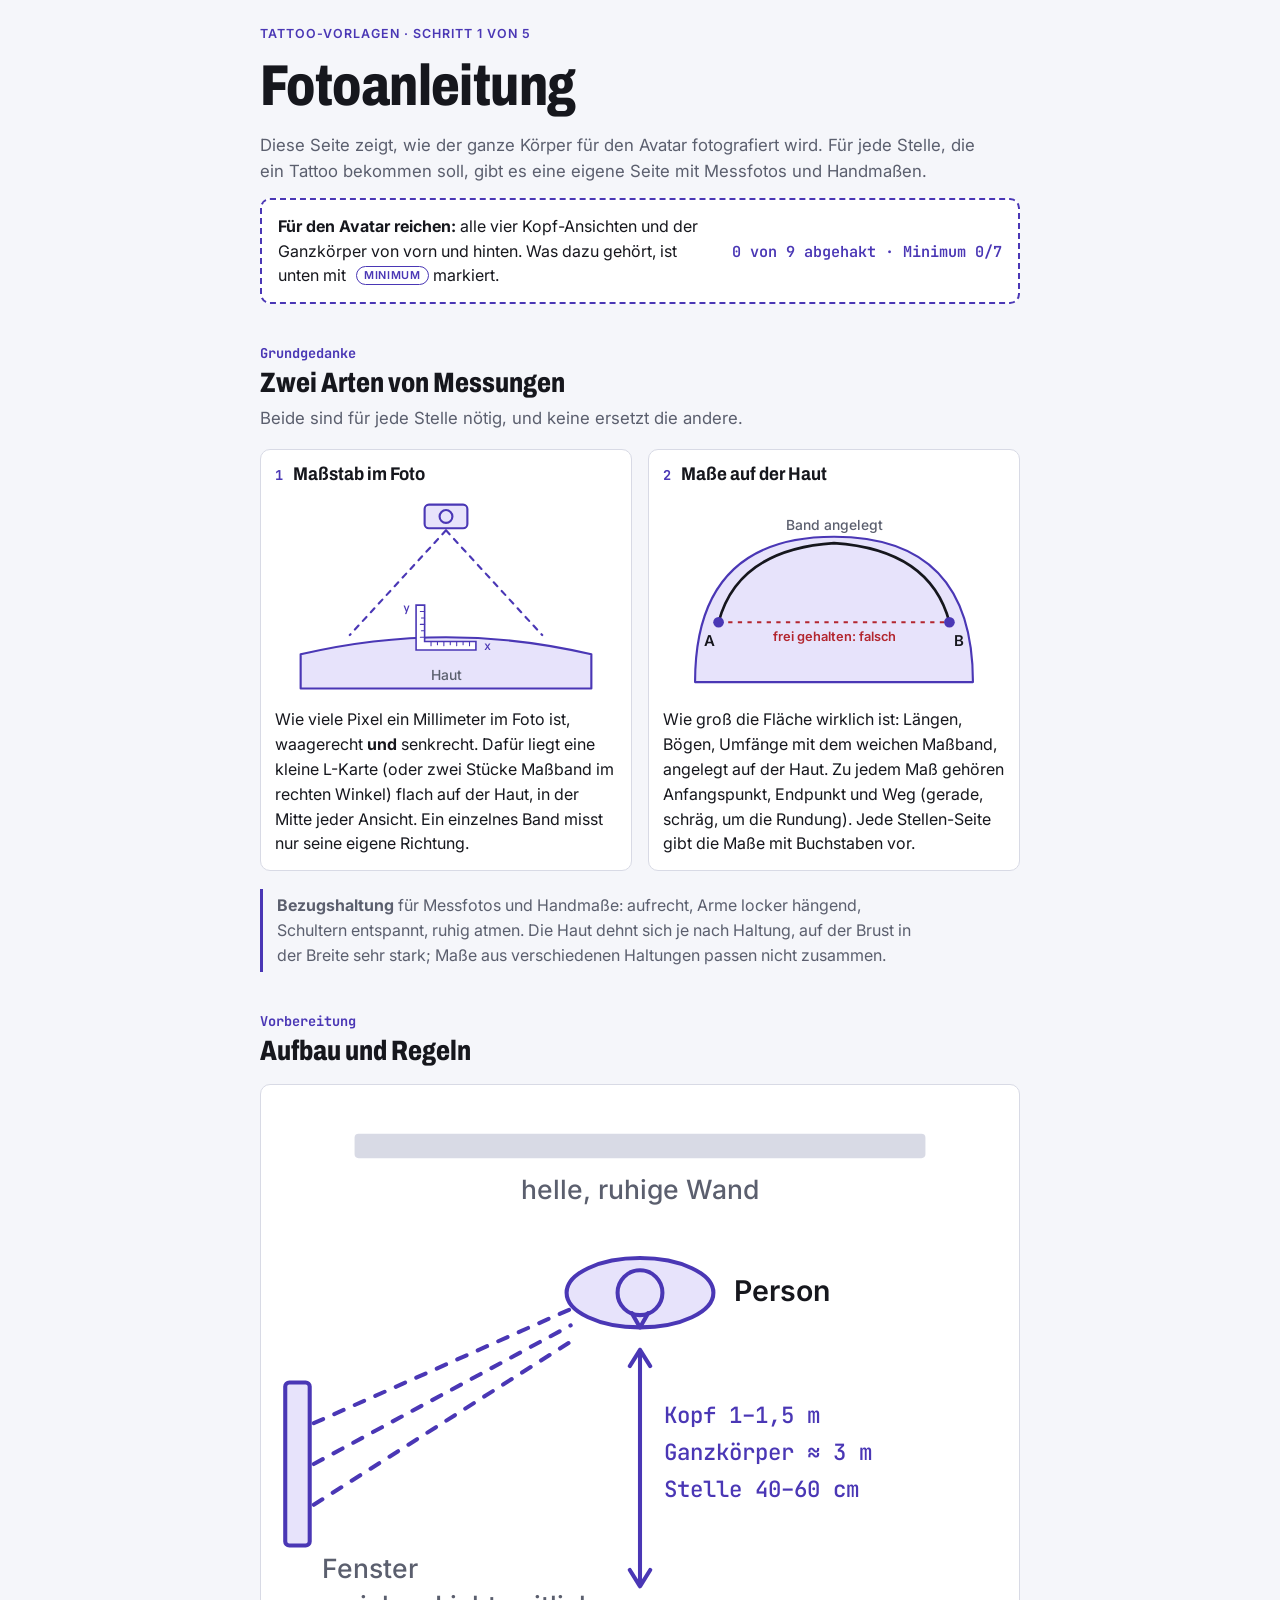
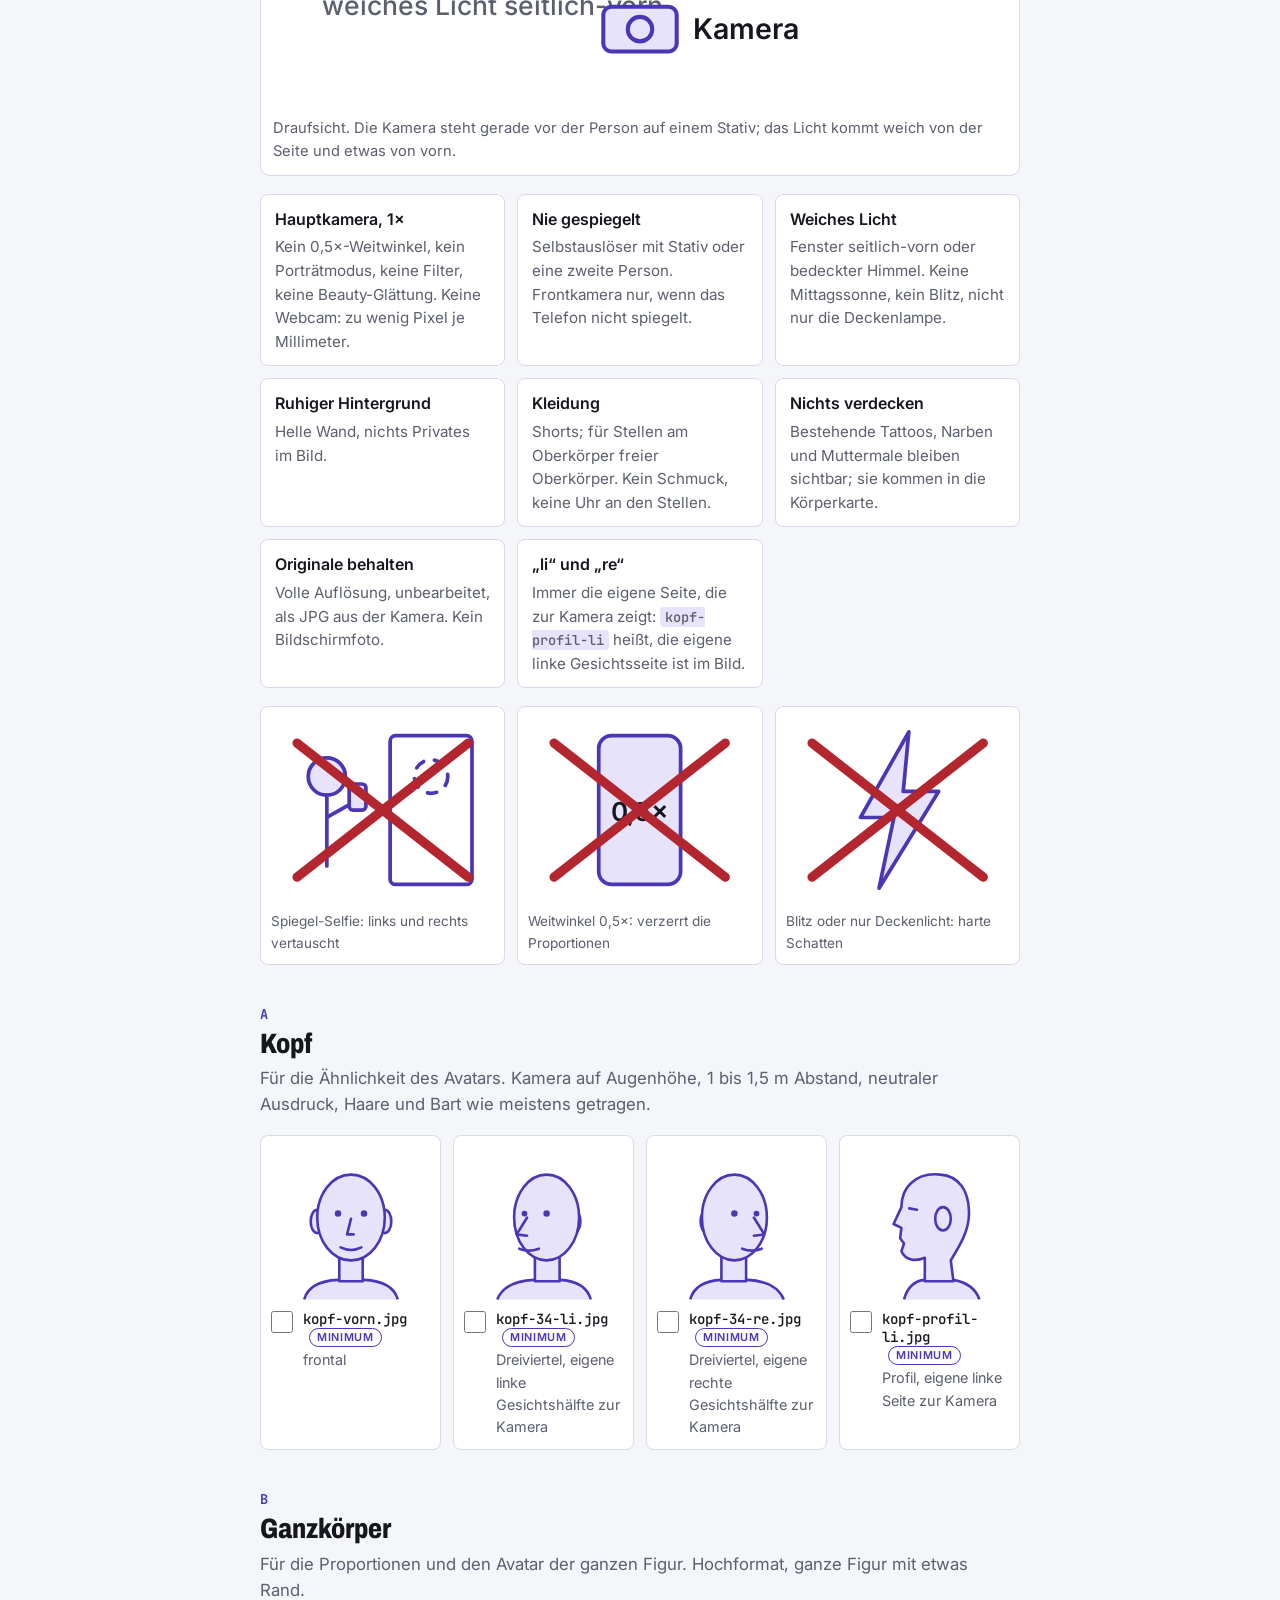
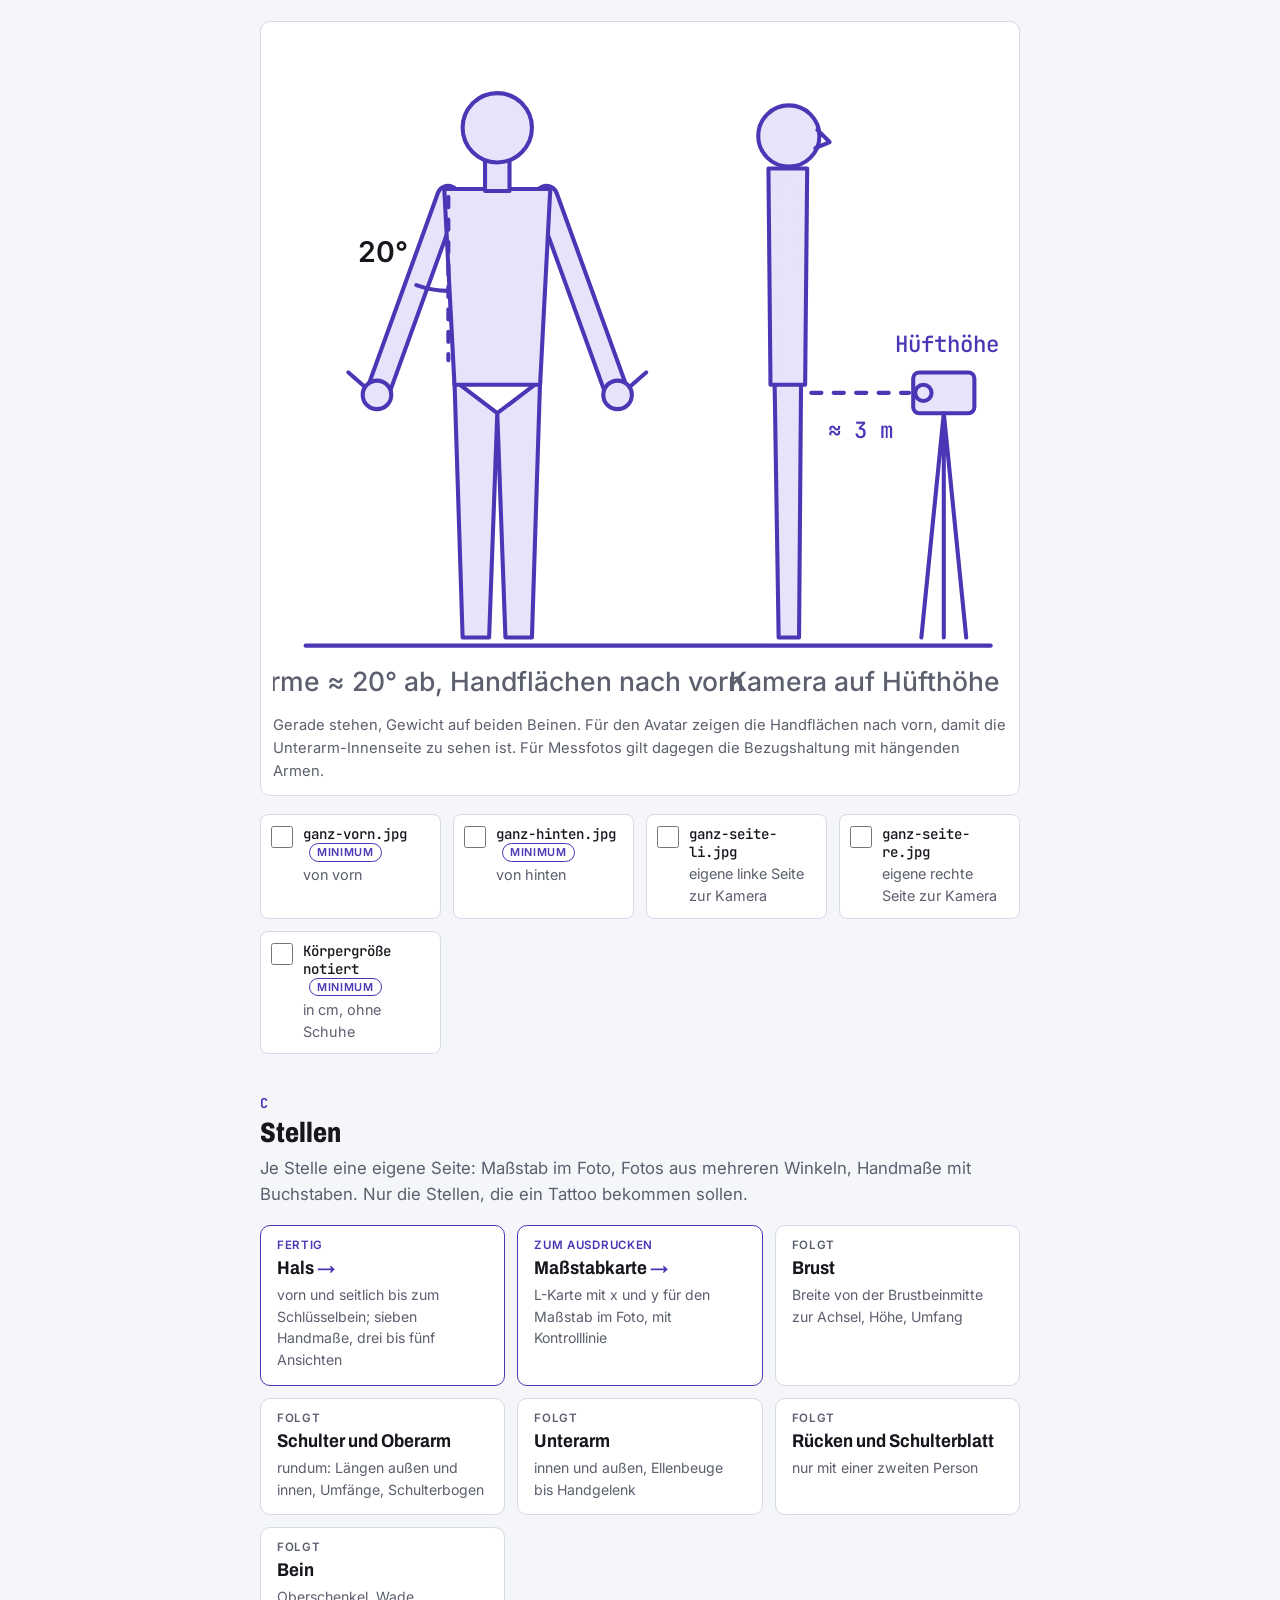
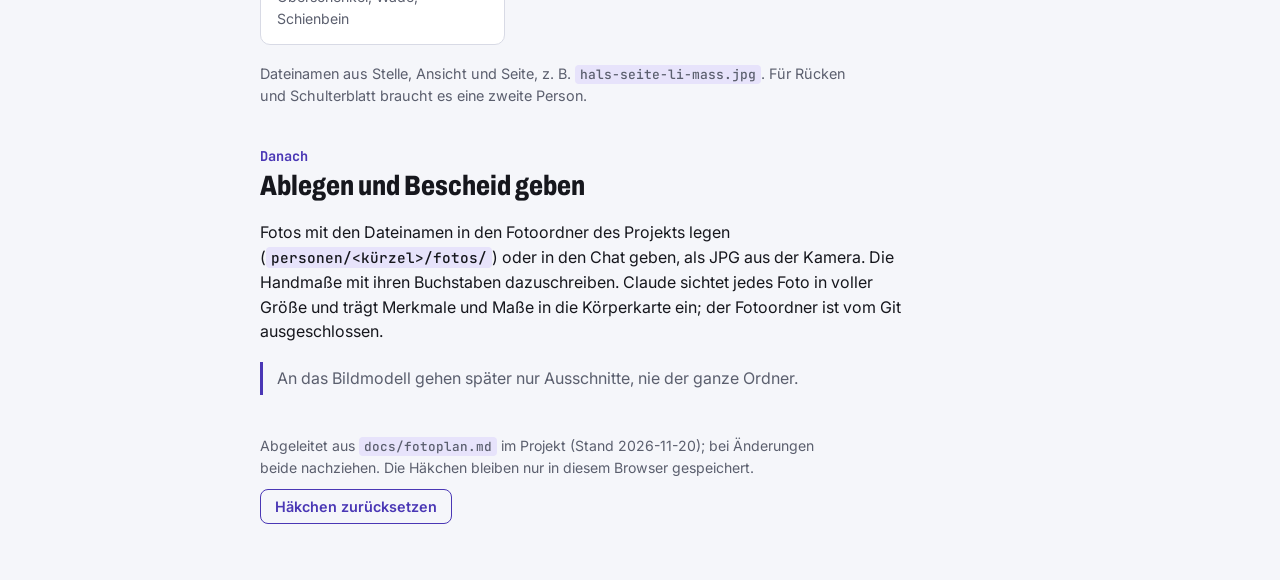
<file: index.html>
<!doctype html>
<html lang="de">
<head>
<meta charset="utf-8">
<meta name="viewport" content="width=device-width, initial-scale=1, viewport-fit=cover">
<title>Fotoanleitung Tattoo-Vorlagen</title>
<meta name="claude:viewport-fit-sides" content="cover">
<link rel="stylesheet" href="https://fonts.googleapis.com/css2?family=Archivo:wdth,wght@62..125,600..800&family=Inter:wght@400;500;600&family=JetBrains+Mono:wght@500&display=swap">
<link rel="stylesheet" href="stil.css">
</head>
<body>
<div class="wrap" data-seite="haupt">
<header>
  <div class="eyebrow">Tattoo-Vorlagen · Schritt 1 von 5</div>
  <h1>Fotoanleitung</h1>
  <p class="lead">Diese Seite zeigt, wie der ganze Körper für den Avatar fotografiert wird. Für jede Stelle, die ein Tattoo bekommen soll, gibt es eine eigene Seite mit Messfotos und Handmaßen.</p>
  <div class="minimum">
    <p><b>Für den Avatar reichen:</b> alle vier Kopf-Ansichten und der Ganzkörper von vorn und hinten. Was dazu gehört, ist unten mit <span class="badge">Minimum</span> markiert.</p>
    <span class="progress" id="progress">0 von 0 abgehakt</span>
  </div>
</header>

<section aria-labelledby="grund">
  <div class="sec-head"><span class="tag">Grundgedanke</span><h2 id="grund">Zwei Arten von Messungen</h2>
    <p class="lead">Beide sind für jede Stelle nötig, und keine ersetzt die andere.</p></div>
  <div class="grund">
    <figure>
      <h3><span class="nr">1</span>Maßstab im Foto</h3>
      <svg class="sk" viewBox="0 0 320 190" role="img" aria-label="Kamera über einer Hautfläche, darauf eine L-förmige Maßstabkarte mit x- und y-Achse">
        <rect class="f" x="140" y="10" width="40" height="22" rx="4"/>
        <circle class="l" cx="160" cy="21" r="6"/>
        <path class="l d" d="M160 34 L70 132 M160 34 L250 132"/>
        <path class="f" d="M24 150 Q160 118 296 150 L296 182 L24 182 Z"/>
        <path class="paper" d="M132 104 L140 104 L140 138 L188 138 L188 146 L132 146 Z"/>
        <path class="l" style="stroke-width:1" d="M140 110 L136 110 M140 116 L137 116 M140 122 L136 122 M140 128 L137 128 M140 134 L136 134 M146 138 L146 142 M152 138 L152 141 M158 138 L158 142 M164 138 L164 141 M170 138 L170 142 M176 138 L176 141 M182 138 L182 142"/>
        <text class="tm" x="196" y="146">x</text>
        <text class="tm" x="120" y="110">y</text>
        <text class="t" x="160" y="174" text-anchor="middle">Haut</text>
      </svg>
      <p>Wie viele Pixel ein Millimeter im Foto ist, waagerecht <b>und</b> senkrecht. Dafür liegt eine kleine L-Karte (oder zwei Stücke Maßband im rechten Winkel) flach auf der Haut, in der Mitte jeder Ansicht. Ein einzelnes Band misst nur seine eigene Richtung.</p>
    </figure>
    <figure>
      <h3><span class="nr">2</span>Maße auf der Haut</h3>
      <svg class="sk" viewBox="0 0 320 190" role="img" aria-label="Gewölbte Hautfläche; das Maßband folgt der Wölbung von A nach B, eine gestrichelte Luftlinie ist zu kurz">
        <path class="f" d="M30 176 Q30 40 160 40 Q290 40 290 176 Z"/>
        <path class="m" d="M52 120 Q70 52 160 46 Q250 52 268 120"/>
        <path class="warnl" d="M52 120 L268 120"/>
        <circle class="solid" cx="52" cy="120" r="5"/>
        <circle class="solid" cx="268" cy="120" r="5"/>
        <text class="tl" x="38" y="142">A</text>
        <text class="tl" x="272" y="142">B</text>
        <text class="t" x="160" y="34" text-anchor="middle">Band angelegt</text>
        <text class="tw" x="160" y="138" text-anchor="middle">frei gehalten: falsch</text>
      </svg>
      <p>Wie groß die Fläche wirklich ist: Längen, Bögen, Umfänge mit dem weichen Maßband, angelegt auf der Haut. Zu jedem Maß gehören Anfangspunkt, Endpunkt und Weg (gerade, schräg, um die Rundung). Jede Stellen-Seite gibt die Maße mit Buchstaben vor.</p>
    </figure>
  </div>
  <p class="note"><b>Bezugshaltung</b> für Messfotos und Handmaße: aufrecht, Arme locker hängend, Schultern entspannt, ruhig atmen. Die Haut dehnt sich je nach Haltung, auf der Brust in der Breite sehr stark; Maße aus verschiedenen Haltungen passen nicht zusammen.</p>
</section>

<section aria-labelledby="aufbau">
  <div class="sec-head"><span class="tag">Vorbereitung</span><h2 id="aufbau">Aufbau und Regeln</h2></div>
  <figure class="sheet">
    <svg class="sk" viewBox="0 0 360 300" role="img" aria-label="Draufsicht: Person vor heller Wand, Fenster seitlich vorn, Kamera gerade davor">
      <rect class="wall" x="40" y="18" width="280" height="12" rx="2"/>
      <text class="t" x="180" y="50" text-anchor="middle">helle, ruhige Wand</text>
      <ellipse class="f" cx="180" cy="96" rx="36" ry="17"/>
      <circle class="f" cx="180" cy="96" r="11"/>
      <path class="l" d="M176 106 L180 113 L184 106"/>
      <text class="tl" x="226" y="100">Person</text>
      <rect class="f" x="6" y="140" width="12" height="80" rx="2"/>
      <text class="t" x="24" y="236">Fenster</text>
      <path class="l d" d="M20 160 L146 104 M20 180 L146 112 M20 200 L146 120"/>
      <text class="t" x="24" y="254">weiches Licht seitlich-vorn</text>
      <path class="l" d="M180 124 L180 240 M175 132 L180 124 L185 132 M175 232 L180 240 L185 232"/>
      <text class="tm" x="192" y="160">Kopf 1–1,5 m</text>
      <text class="tm" x="192" y="178">Ganzkörper ≈ 3 m</text>
      <text class="tm" x="192" y="196">Stelle 40–60 cm</text>
      <rect class="f" x="162" y="250" width="36" height="22" rx="4"/>
      <circle class="l" cx="180" cy="261" r="6"/>
      <text class="tl" x="206" y="266">Kamera</text>
    </svg>
    <figcaption>Draufsicht. Die Kamera steht gerade vor der Person auf einem Stativ; das Licht kommt weich von der Seite und etwas von vorn.</figcaption>
  </figure>

  <div class="rules">
    <div class="rule"><b>Hauptkamera, 1×</b><span>Kein 0,5×-Weitwinkel, kein Porträtmodus, keine Filter, keine Beauty-Glättung. Keine Webcam: zu wenig Pixel je Millimeter.</span></div>
    <div class="rule"><b>Nie gespiegelt</b><span>Selbstauslöser mit Stativ oder eine zweite Person. Frontkamera nur, wenn das Telefon nicht spiegelt.</span></div>
    <div class="rule"><b>Weiches Licht</b><span>Fenster seitlich-vorn oder bedeckter Himmel. Keine Mittagssonne, kein Blitz, nicht nur die Deckenlampe.</span></div>
    <div class="rule"><b>Ruhiger Hintergrund</b><span>Helle Wand, nichts Privates im Bild.</span></div>
    <div class="rule"><b>Kleidung</b><span>Shorts; für Stellen am Oberkörper freier Oberkörper. Kein Schmuck, keine Uhr an den Stellen.</span></div>
    <div class="rule"><b>Nichts verdecken</b><span>Bestehende Tattoos, Narben und Muttermale bleiben sichtbar; sie kommen in die Körperkarte.</span></div>
    <div class="rule"><b>Originale behalten</b><span>Volle Auflösung, unbearbeitet, als JPG aus der Kamera. Kein Bildschirmfoto.</span></div>
    <div class="rule"><b>„li“ und „re“</b><span>Immer die eigene Seite, die zur Kamera zeigt: <code>kopf-profil-li</code> heißt, die eigene linke Gesichtsseite ist im Bild.</span></div>
  </div>

  <div class="nots">
    <figure>
      <svg class="sk" viewBox="0 0 120 100" role="img" aria-label="Spiegel-Selfie, durchgestrichen">
        <rect class="l" x="64" y="10" width="44" height="80" rx="3"/>
        <circle class="f" cx="30" cy="32" r="10"/>
        <path class="l" d="M30 42 L30 80 M30 54 L44 46"/>
        <rect class="f" x="42" y="36" width="9" height="14" rx="2"/>
        <circle class="l d" cx="86" cy="32" r="9"/>
        <path class="x" d="M14 14 L106 86 M106 14 L14 86"/>
      </svg>
      <figcaption>Spiegel-Selfie: links und rechts vertauscht</figcaption>
    </figure>
    <figure>
      <svg class="sk" viewBox="0 0 120 100" role="img" aria-label="Weitwinkel 0,5×, durchgestrichen">
        <rect class="f" x="38" y="10" width="44" height="80" rx="7"/>
        <text class="tl" x="60" y="56" text-anchor="middle">0,5×</text>
        <path class="x" d="M14 14 L106 86 M106 14 L14 86"/>
      </svg>
      <figcaption>Weitwinkel 0,5×: verzerrt die Proportionen</figcaption>
    </figure>
    <figure>
      <svg class="sk" viewBox="0 0 120 100" role="img" aria-label="Blitz, durchgestrichen">
        <path class="f" d="M66 8 L40 54 L58 54 L50 92 L82 40 L63 40 Z"/>
        <path class="x" d="M14 14 L106 86 M106 14 L14 86"/>
      </svg>
      <figcaption>Blitz oder nur Deckenlicht: harte Schatten</figcaption>
    </figure>
  </div>
</section>

<section aria-labelledby="kopf">
  <div class="sec-head"><span class="tag">A</span><h2 id="kopf">Kopf</h2>
    <p class="lead">Für die Ähnlichkeit des Avatars. Kamera auf Augenhöhe, 1 bis 1,5 m Abstand, neutraler Ausdruck, Haare und Bart wie meistens getragen.</p></div>
  <div class="views">
    <div class="view">
      <svg class="sk" viewBox="0 0 100 120" role="img" aria-label="Kopf von vorn">
        <path class="f" d="M14 118 Q18 104 40 103 L60 103 Q82 104 86 118"/>
        <path class="f" d="M41 84 L41 104 L59 104 L59 84"/>
        <ellipse class="f" cx="24" cy="58" rx="5" ry="9"/>
        <ellipse class="f" cx="76" cy="58" rx="5" ry="9"/>
        <ellipse class="f" cx="50" cy="55" rx="26" ry="33"/>
        <circle class="solid" cx="40" cy="52" r="2.5"/>
        <circle class="solid" cx="60" cy="52" r="2.5"/>
        <path class="l" d="M50 56 L47 68 L52 68 M42 78 Q50 82 58 78"/>
      </svg>
      <label class="check"><input type="checkbox" id="c-kopf-vorn" data-min="1"><span class="txt"><span class="file">kopf-vorn.jpg <span class="badge">Minimum</span></span><span class="desc">frontal</span></span></label>
    </div>
    <div class="view">
      <svg class="sk" viewBox="0 0 100 120" role="img" aria-label="Kopf Dreiviertel, linke Gesichtshälfte zur Kamera">
        <path class="f" d="M14 118 Q20 104 42 103 L62 103 Q82 104 86 118"/>
        <path class="f" d="M43 84 L43 104 L62 104 L62 84"/>
        <ellipse class="f" cx="73" cy="58" rx="5" ry="9"/>
        <ellipse class="f" cx="52" cy="55" rx="25" ry="33"/>
        <circle class="solid" cx="35" cy="52" r="2.2"/>
        <circle class="solid" cx="52" cy="52" r="2.5"/>
        <path class="l" d="M37 55 L29 68 L37 69 M31 79 Q38 82 46 79"/>
      </svg>
      <label class="check"><input type="checkbox" id="c-kopf-34-li" data-min="1"><span class="txt"><span class="file">kopf-34-li.jpg <span class="badge">Minimum</span></span><span class="desc">Dreiviertel, eigene linke Gesichtshälfte zur Kamera</span></span></label>
    </div>
    <div class="view">
      <svg class="sk" viewBox="0 0 100 120" role="img" aria-label="Kopf Dreiviertel, rechte Gesichtshälfte zur Kamera">
        <g transform="translate(100 0) scale(-1 1)">
          <path class="f" d="M14 118 Q20 104 42 103 L62 103 Q82 104 86 118"/>
          <path class="f" d="M43 84 L43 104 L62 104 L62 84"/>
          <ellipse class="f" cx="73" cy="58" rx="5" ry="9"/>
          <ellipse class="f" cx="52" cy="55" rx="25" ry="33"/>
          <circle class="solid" cx="35" cy="52" r="2.2"/>
          <circle class="solid" cx="52" cy="52" r="2.5"/>
          <path class="l" d="M37 55 L29 68 L37 69 M31 79 Q38 82 46 79"/>
        </g>
      </svg>
      <label class="check"><input type="checkbox" id="c-kopf-34-re" data-min="1"><span class="txt"><span class="file">kopf-34-re.jpg <span class="badge">Minimum</span></span><span class="desc">Dreiviertel, eigene rechte Gesichtshälfte zur Kamera</span></span></label>
    </div>
    <div class="view">
      <svg class="sk" viewBox="0 0 100 120" role="img" aria-label="Kopf im Profil, linke Seite zur Kamera">
        <path class="f" d="M30 118 Q34 104 46 103 L68 103 Q84 106 88 118"/>
        <path class="f" d="M58 22 C38 20 28 33 28 47 L22 60 L28 63 L27 71 L30 75 L28 81 C31 88 39 89 46 86 L46 104 L68 104 L66 88 C72 78 80 66 80 52 C80 34 72 23 58 22 Z"/>
        <ellipse class="l" cx="60" cy="56" rx="6" ry="9"/>
        <path class="l" d="M34 48 L40 49"/>
      </svg>
      <label class="check"><input type="checkbox" id="c-kopf-profil-li" data-min="1"><span class="txt"><span class="file">kopf-profil-li.jpg <span class="badge">Minimum</span></span><span class="desc">Profil, eigene linke Seite zur Kamera</span></span></label>
    </div>
  </div>
</section>

<section aria-labelledby="ganz">
  <div class="sec-head"><span class="tag">B</span><h2 id="ganz">Ganzkörper</h2>
    <p class="lead">Für die Proportionen und den Avatar der ganzen Figur. Hochformat, ganze Figur mit etwas Rand.</p></div>
  <figure class="sheet">
    <svg class="sk" viewBox="0 0 360 330" role="img" aria-label="Haltung von vorn mit 20 Grad abgespreizten Armen, daneben Seitenansicht mit Kamera auf Hüfthöhe">
      <path class="limb-o" d="M86 80 L52 174 M134 80 L168 174"/>
      <path class="limb-i" d="M86 80 L52 174 M134 80 L168 174"/>
      <path class="f" d="M89 170 L93 296 L106 296 L110 186 Z M131 170 L127 296 L114 296 L110 186 Z"/>
      <path class="f" d="M84 76 L136 76 L131 172 L89 172 Z"/>
      <path class="f" d="M104 62 L104 77 L116 77 L116 62"/>
      <circle class="f" cx="110" cy="46" r="17"/>
      <circle class="f" cx="51" cy="177" r="7"/>
      <circle class="f" cx="169" cy="177" r="7"/>
      <path class="l" d="M45 173 L37 166 M175 173 L183 166"/>
      <path class="l d" d="M86 80 L86 160"/>
      <path class="l" d="M86 126 A46 46 0 0 1 70.3 123.2"/>
      <text class="tl" x="66" y="112" text-anchor="end">20°</text>
      <path class="limb-o" d="M253 74 L255 166"/>
      <path class="f" d="M246 170 L248 296 L258 296 L259 170 Z"/>
      <path class="f" d="M243 66 L262 66 L261 172 L244 172 Z"/>
      <path class="limb-i" d="M253 74 L255 166"/>
      <circle class="f" cx="253" cy="50" r="15"/>
      <path class="l" d="M267 47 L273 53 L266 56"/>
      <path class="l d" d="M264 176 L312 176"/>
      <rect class="f" x="314" y="166" width="30" height="20" rx="3"/>
      <circle class="l" cx="319" cy="176" r="4"/>
      <path class="l" d="M329 186 L318 296 M329 186 L340 296 M329 186 L329 296"/>
      <text class="tm" x="356" y="156" text-anchor="end">Hüfthöhe</text>
      <text class="tm" x="288" y="198" text-anchor="middle">≈ 3 m</text>
      <path class="l" d="M16 300 L352 300"/>
      <text class="t" x="110" y="322" text-anchor="middle">Arme ≈ 20° ab, Handflächen nach vorn</text>
      <text class="t" x="290" y="322" text-anchor="middle">Kamera auf Hüfthöhe</text>
    </svg>
    <figcaption>Gerade stehen, Gewicht auf beiden Beinen. Für den Avatar zeigen die Handflächen nach vorn, damit die Unterarm-Innenseite zu sehen ist. Für Messfotos gilt dagegen die Bezugshaltung mit hängenden Armen.</figcaption>
  </figure>
  <div class="views">
    <label class="check view"><input type="checkbox" id="c-ganz-vorn" data-min="1"><span class="txt"><span class="file">ganz-vorn.jpg <span class="badge">Minimum</span></span><span class="desc">von vorn</span></span></label>
    <label class="check view"><input type="checkbox" id="c-ganz-hinten" data-min="1"><span class="txt"><span class="file">ganz-hinten.jpg <span class="badge">Minimum</span></span><span class="desc">von hinten</span></span></label>
    <label class="check view"><input type="checkbox" id="c-ganz-seite-li"><span class="txt"><span class="file">ganz-seite-li.jpg</span><span class="desc">eigene linke Seite zur Kamera</span></span></label>
    <label class="check view"><input type="checkbox" id="c-ganz-seite-re"><span class="txt"><span class="file">ganz-seite-re.jpg</span><span class="desc">eigene rechte Seite zur Kamera</span></span></label>
    <label class="check view"><input type="checkbox" id="c-groesse" data-min="1"><span class="txt"><span class="file">Körpergröße notiert <span class="badge">Minimum</span></span><span class="desc">in cm, ohne Schuhe</span></span></label>
  </div>
</section>

<section aria-labelledby="stellen">
  <div class="sec-head"><span class="tag">C</span><h2 id="stellen">Stellen</h2>
    <p class="lead">Je Stelle eine eigene Seite: Maßstab im Foto, Fotos aus mehreren Winkeln, Handmaße mit Buchstaben. Nur die Stellen, die ein Tattoo bekommen sollen.</p></div>
  <div class="parts">
    <a class="part" href="hals.html"><span class="status">fertig</span><h3>Hals</h3><span class="desc">vorn und seitlich bis zum Schlüsselbein; sieben Handmaße, drei bis fünf Ansichten</span></a>
    <a class="part" href="massstab.html"><span class="status">zum Ausdrucken</span><h3>Maßstabkarte</h3><span class="desc">L-Karte mit x und y für den Maßstab im Foto, mit Kontrolllinie</span></a>
    <div class="part"><span class="status">folgt</span><h3>Brust</h3><span class="desc">Breite von der Brustbeinmitte zur Achsel, Höhe, Umfang</span></div>
    <div class="part"><span class="status">folgt</span><h3>Schulter und Oberarm</h3><span class="desc">rundum: Längen außen und innen, Umfänge, Schulterbogen</span></div>
    <div class="part"><span class="status">folgt</span><h3>Unterarm</h3><span class="desc">innen und außen, Ellenbeuge bis Handgelenk</span></div>
    <div class="part"><span class="status">folgt</span><h3>Rücken und Schulterblatt</h3><span class="desc">nur mit einer zweiten Person</span></div>
    <div class="part"><span class="status">folgt</span><h3>Bein</h3><span class="desc">Oberschenkel, Wade, Schienbein</span></div>
  </div>
  <p class="desc">Dateinamen aus Stelle, Ansicht und Seite, z. B. <code>hals-seite-li-mass.jpg</code>. Für Rücken und Schulterblatt braucht es eine zweite Person.</p>
</section>

<section aria-labelledby="ablage">
  <div class="sec-head"><span class="tag">Danach</span><h2 id="ablage">Ablegen und Bescheid geben</h2></div>
  <p>Fotos mit den Dateinamen in den Fotoordner des Projekts legen (<code>personen/&lt;kürzel&gt;/fotos/</code>) oder in den Chat geben, als JPG aus der Kamera. Die Handmaße mit ihren Buchstaben dazuschreiben. Claude sichtet jedes Foto in voller Größe und trägt Merkmale und Maße in die Körperkarte ein; der Fotoordner ist vom Git ausgeschlossen.</p>
  <p class="note">An das Bildmodell gehen später nur Ausschnitte, nie der ganze Ordner.</p>
</section>

<footer>
  <p>Abgeleitet aus <code>docs/fotoplan.md</code> im Projekt (Stand 2026-11-20); bei Änderungen beide nachziehen. Die Häkchen bleiben nur in diesem Browser gespeichert.</p>
  <button type="button" id="reset">Häkchen zurücksetzen</button>
</footer>
</div>

<script src="haken.js"></script>
</body>
</html>
</file>
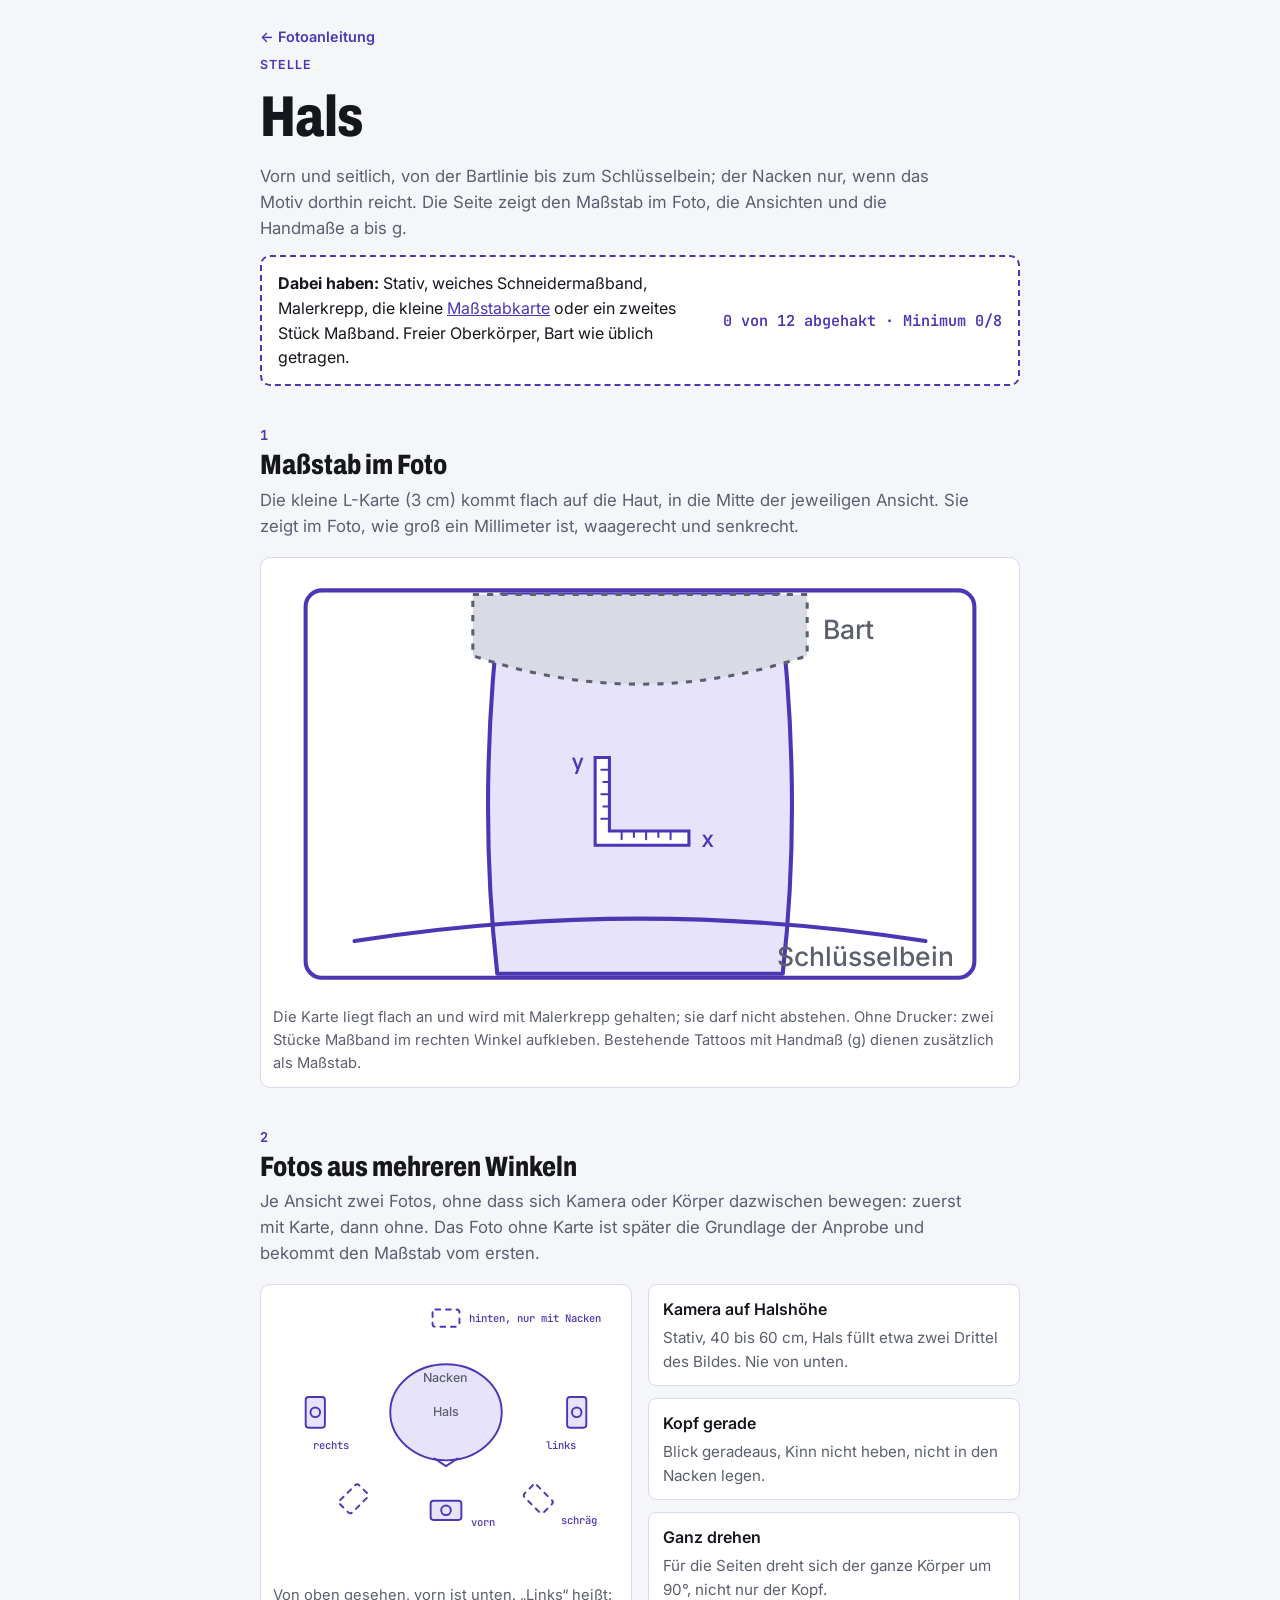
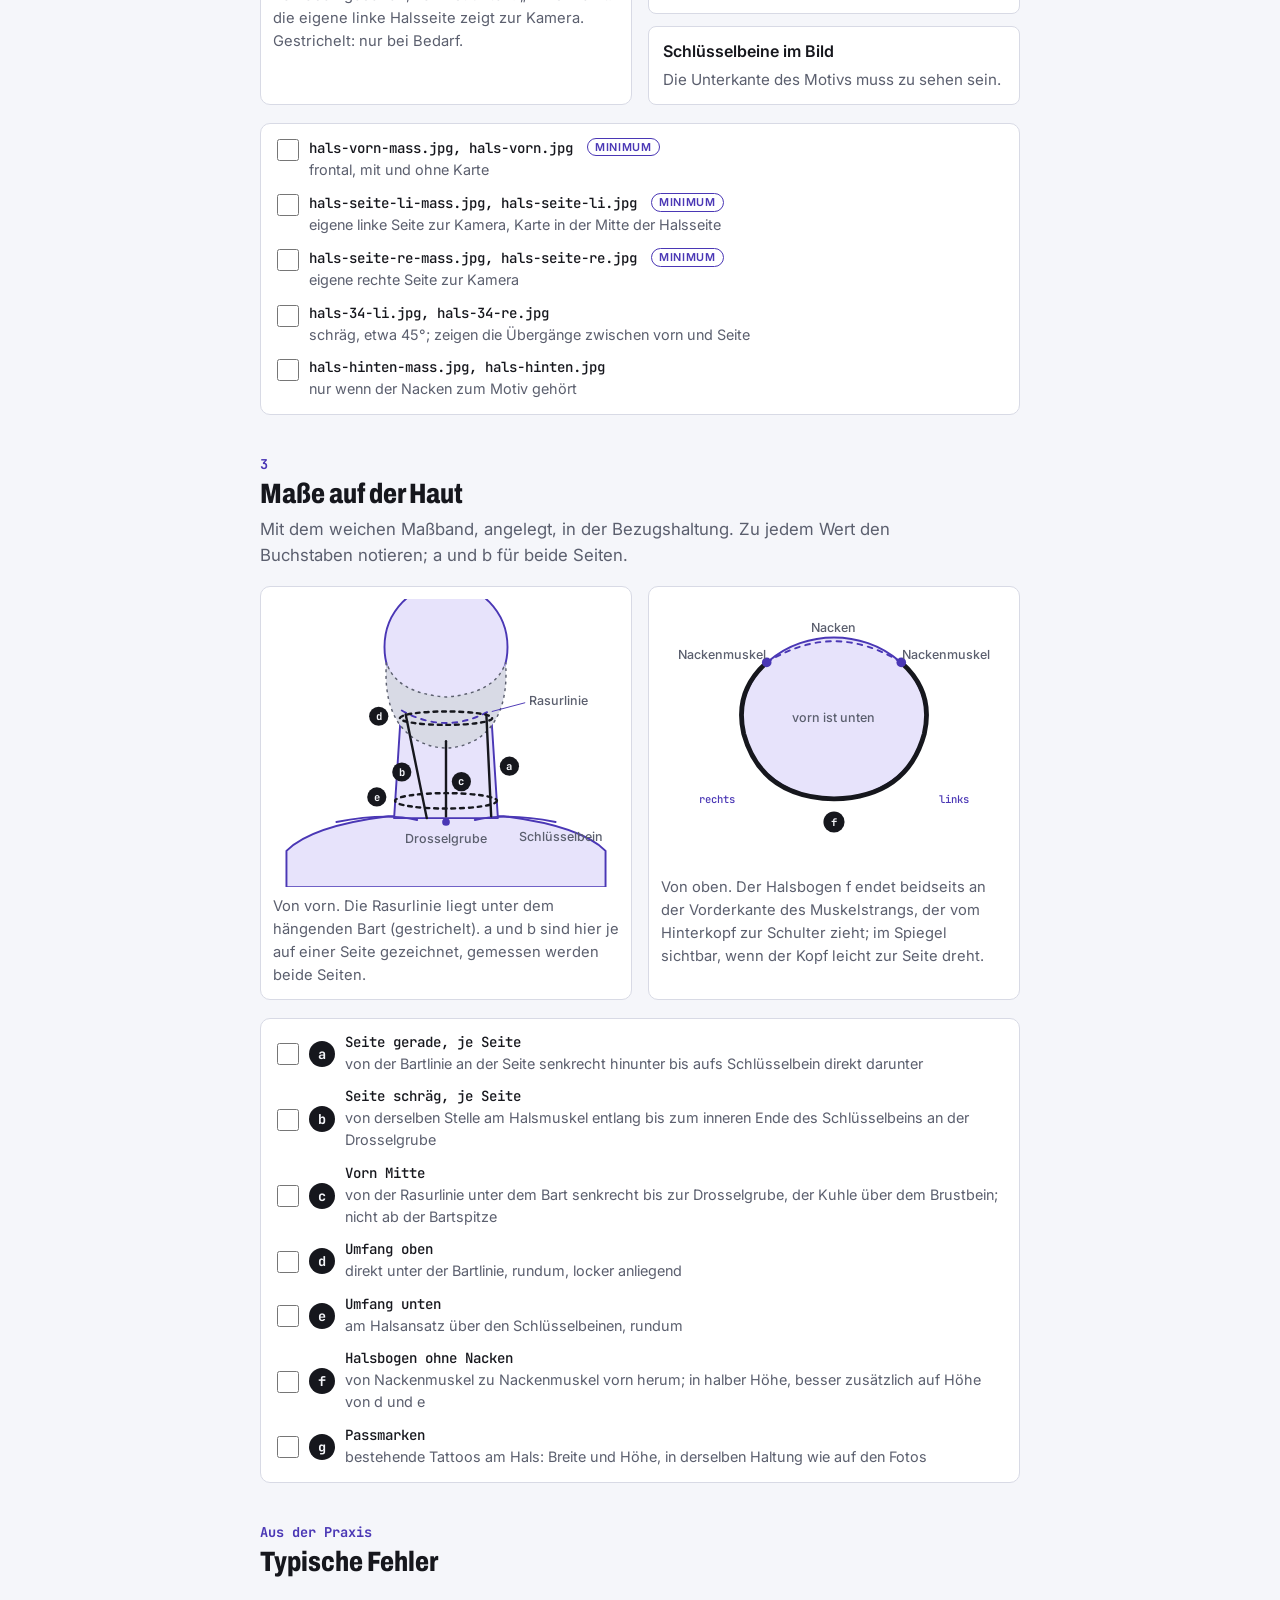
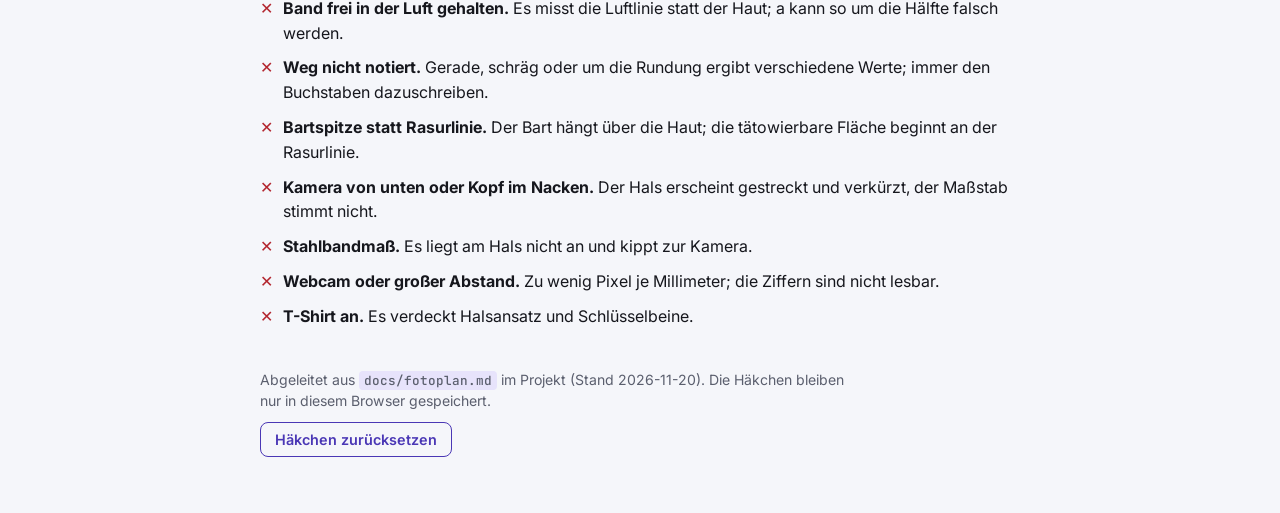
<file: hals.html>
<!doctype html>
<html lang="de">
<head>
<meta charset="utf-8">
<meta name="viewport" content="width=device-width, initial-scale=1, viewport-fit=cover">
<title>Hals · Fotoanleitung</title>
<meta name="claude:viewport-fit-sides" content="cover">
<link rel="stylesheet" href="https://fonts.googleapis.com/css2?family=Archivo:wdth,wght@62..125,600..800&family=Inter:wght@400;500;600&family=JetBrains+Mono:wght@500&display=swap">
<link rel="stylesheet" href="stil.css">
</head>
<body>
<div class="wrap" data-seite="hals">
<header>
  <a class="back" href="index.html">← Fotoanleitung</a>
  <div class="eyebrow">Stelle</div>
  <h1>Hals</h1>
  <p class="lead">Vorn und seitlich, von der Bartlinie bis zum Schlüsselbein; der Nacken nur, wenn das Motiv dorthin reicht. Die Seite zeigt den Maßstab im Foto, die Ansichten und die Handmaße a bis g.</p>
  <div class="minimum">
    <p><b>Dabei haben:</b> Stativ, weiches Schneidermaßband, Malerkrepp, die kleine <a href="massstab.html">Maßstabkarte</a> oder ein zweites Stück Maßband. Freier Oberkörper, Bart wie üblich getragen.</p>
    <span class="progress" id="progress">0 von 0 abgehakt</span>
  </div>
</header>

<section aria-labelledby="massstab">
  <div class="sec-head"><span class="tag">1</span><h2 id="massstab">Maßstab im Foto</h2>
    <p class="lead">Die kleine L-Karte (3 cm) kommt flach auf die Haut, in die Mitte der jeweiligen Ansicht. Sie zeigt im Foto, wie groß ein Millimeter ist, waagerecht und senkrecht.</p></div>
  <figure class="sheet">
    <svg class="sk" viewBox="0 0 360 210" role="img" aria-label="Fotoausschnitt der Halsseite mit einer L-Karte in der Mitte, oben der Bart, unten das Schlüsselbein">
      <rect class="l" x="16" y="10" width="328" height="190" rx="8"/>
      <path class="f" d="M112 12 Q100 110 110 198 L250 198 Q260 110 248 12 Z"/>
      <path class="bart" d="M98 12 L262 12 L262 42 Q180 70 98 42 Z"/>
      <path class="l" d="M40 182 Q180 160 320 182"/>
      <path class="paper" d="M158 92 L165 92 L165 128 L204 128 L204 135 L158 135 Z"/>
      <path class="l" style="stroke-width:1" d="M165 98 L161 98 M165 104 L162 104 M165 110 L161 110 M165 116 L162 116 M165 122 L161 122 M171 128 L171 132 M177 128 L177 131 M183 128 L183 132 M189 128 L189 131 M195 128 L195 132"/>
      <text class="tm" x="210" y="136">x</text>
      <text class="tm" x="146" y="98">y</text>
      <text class="t" x="270" y="34">Bart</text>
      <text class="t" x="334" y="194" text-anchor="end">Schlüsselbein</text>
    </svg>
    <figcaption>Die Karte liegt flach an und wird mit Malerkrepp gehalten; sie darf nicht abstehen. Ohne Drucker: zwei Stücke Maßband im rechten Winkel aufkleben. Bestehende Tattoos mit Handmaß (g) dienen zusätzlich als Maßstab.</figcaption>
  </figure>
</section>

<section aria-labelledby="fotos">
  <div class="sec-head"><span class="tag">2</span><h2 id="fotos">Fotos aus mehreren Winkeln</h2>
    <p class="lead">Je Ansicht zwei Fotos, ohne dass sich Kamera oder Körper dazwischen bewegen: zuerst mit Karte, dann ohne. Das Foto ohne Karte ist später die Grundlage der Anprobe und bekommt den Maßstab vom ersten.</p></div>
  <div class="two">
    <figure class="sheet">
      <svg class="sk" viewBox="0 0 360 250" role="img" aria-label="Draufsicht auf den Hals mit Kamerapositionen vorn, links, rechts, schräg und hinten">
        <ellipse class="f" cx="180" cy="120" rx="58" ry="50"/>
        <path class="l" d="M168 168 L180 176 L192 168"/>
        <text class="t" x="180" y="124" text-anchor="middle">Hals</text>
        <text class="t" x="180" y="88" text-anchor="middle">Nacken</text>
        <g transform="translate(180 222)"><rect class="f" x="-16" y="-10" width="32" height="20" rx="3"/><circle class="l" cx="0" cy="0" r="5"/></g>
        <text class="tm" x="206" y="238">vorn</text>
        <g transform="translate(316 120) rotate(90)"><rect class="f" x="-16" y="-10" width="32" height="20" rx="3"/><circle class="l" cx="0" cy="0" r="5"/></g>
        <text class="tm" x="300" y="158" text-anchor="middle">links</text>
        <g transform="translate(44 120) rotate(-90)"><rect class="f" x="-16" y="-10" width="32" height="20" rx="3"/><circle class="l" cx="0" cy="0" r="5"/></g>
        <text class="tm" x="60" y="158" text-anchor="middle">rechts</text>
        <g transform="translate(276 210) rotate(45)"><rect class="l d" x="-14" y="-9" width="28" height="18" rx="3"/></g>
        <g transform="translate(84 210) rotate(-45)"><rect class="l d" x="-14" y="-9" width="28" height="18" rx="3"/></g>
        <text class="tm" x="300" y="236">schräg</text>
        <g transform="translate(180 22)"><rect class="l d" x="-14" y="-9" width="28" height="18" rx="3"/></g>
        <text class="tm" x="204" y="26">hinten, nur mit Nacken</text>
      </svg>
      <figcaption>Von oben gesehen, vorn ist unten. „Links“ heißt: die eigene linke Halsseite zeigt zur Kamera. Gestrichelt: nur bei Bedarf.</figcaption>
    </figure>
    <div class="rules">
      <div class="rule"><b>Kamera auf Halshöhe</b><span>Stativ, 40 bis 60 cm, Hals füllt etwa zwei Drittel des Bildes. Nie von unten.</span></div>
      <div class="rule"><b>Kopf gerade</b><span>Blick geradeaus, Kinn nicht heben, nicht in den Nacken legen.</span></div>
      <div class="rule"><b>Ganz drehen</b><span>Für die Seiten dreht sich der ganze Körper um 90°, nicht nur der Kopf.</span></div>
      <div class="rule"><b>Schlüsselbeine im Bild</b><span>Die Unterkante des Motivs muss zu sehen sein.</span></div>
    </div>
  </div>
  <div class="checklist">
    <label class="check"><input type="checkbox" id="h-vorn" data-min="1"><span class="txt"><span class="file">hals-vorn-mass.jpg, hals-vorn.jpg <span class="badge">Minimum</span></span><span class="desc">frontal, mit und ohne Karte</span></span></label>
    <label class="check"><input type="checkbox" id="h-li" data-min="1"><span class="txt"><span class="file">hals-seite-li-mass.jpg, hals-seite-li.jpg <span class="badge">Minimum</span></span><span class="desc">eigene linke Seite zur Kamera, Karte in der Mitte der Halsseite</span></span></label>
    <label class="check"><input type="checkbox" id="h-re" data-min="1"><span class="txt"><span class="file">hals-seite-re-mass.jpg, hals-seite-re.jpg <span class="badge">Minimum</span></span><span class="desc">eigene rechte Seite zur Kamera</span></span></label>
    <label class="check"><input type="checkbox" id="h-34"><span class="txt"><span class="file">hals-34-li.jpg, hals-34-re.jpg</span><span class="desc">schräg, etwa 45°; zeigen die Übergänge zwischen vorn und Seite</span></span></label>
    <label class="check"><input type="checkbox" id="h-hinten"><span class="txt"><span class="file">hals-hinten-mass.jpg, hals-hinten.jpg</span><span class="desc">nur wenn der Nacken zum Motiv gehört</span></span></label>
  </div>
</section>

<section aria-labelledby="masse">
  <div class="sec-head"><span class="tag">3</span><h2 id="masse">Maße auf der Haut</h2>
    <p class="lead">Mit dem weichen Maßband, angelegt, in der Bezugshaltung. Zu jedem Wert den Buchstaben notieren; a und b für beide Seiten.</p></div>
  <div class="two">
    <figure class="sheet">
      <svg class="sk" viewBox="0 0 360 300" role="img" aria-label="Hals von vorn mit den Messlinien a bis e">
        <path class="f" d="M14 300 L14 262 Q40 236 120 226 L240 226 Q320 236 346 262 L346 300 Z"/>
        <path class="f" d="M126 228 L134 104 L226 104 L234 228 Z"/>
        <ellipse class="f" cx="180" cy="50" rx="64" ry="66"/>
        <path class="bart" d="M118 66 Q114 124 148 146 Q180 164 212 146 Q246 124 242 66 Q232 98 180 102 Q128 98 118 66 Z"/>
        <path class="l d" d="M134 116 Q180 142 226 116"/>
        <path class="l" d="M150 230 Q118 222 66 232 M210 230 Q242 222 294 232"/>
        <circle class="solid" cx="180" cy="232" r="4"/>
        <ellipse class="m d" cx="180" cy="124" rx="48" ry="7"/>
        <ellipse class="m d" cx="180" cy="210" rx="53" ry="8"/>
        <path class="m" d="M222 120 L227 226"/>
        <path class="m" d="M138 120 L160 228"/>
        <path class="m" d="M180 148 L180 226"/>
        <g><circle class="kc" cx="246" cy="174" r="10"/><text class="kt" x="246" y="178" text-anchor="middle">a</text></g>
        <g><circle class="kc" cx="134" cy="180" r="10"/><text class="kt" x="134" y="184" text-anchor="middle">b</text></g>
        <g><circle class="kc" cx="196" cy="190" r="10"/><text class="kt" x="196" y="194" text-anchor="middle">c</text></g>
        <g><circle class="kc" cx="110" cy="122" r="10"/><text class="kt" x="110" y="126" text-anchor="middle">d</text></g>
        <g><circle class="kc" cx="108" cy="206" r="10"/><text class="kt" x="108" y="210" text-anchor="middle">e</text></g>
        <path class="l" style="stroke-width:1" d="M228 117 L262 108"/>
        <text class="t" x="266" y="110">Rasurlinie</text>
        <text class="t" x="180" y="254" text-anchor="middle">Drosselgrube</text>
        <text class="t" x="300" y="252" text-anchor="middle">Schlüsselbein</text>
      </svg>
      <figcaption>Von vorn. Die Rasurlinie liegt unter dem hängenden Bart (gestrichelt). a und b sind hier je auf einer Seite gezeichnet, gemessen werden beide Seiten.</figcaption>
    </figure>
    <figure class="sheet">
      <svg class="sk" viewBox="0 0 360 260" role="img" aria-label="Hals von oben: der Halsbogen f läuft vorn herum von Nackenmuskel zu Nackenmuskel">
        <ellipse class="f" cx="180" cy="124" rx="96" ry="84"/>
        <path class="l d" d="M110 66 Q180 22 250 66"/>
        <path class="m" style="stroke-width:5" d="M110 66 Q76 96 86 140 Q104 206 180 208 Q256 206 274 140 Q284 96 250 66"/>
        <circle class="solid" cx="110" cy="66" r="5"/>
        <circle class="solid" cx="250" cy="66" r="5"/>
        <g><circle class="kc" cx="180" cy="232" r="11"/><text class="kt" x="180" y="236" text-anchor="middle">f</text></g>
        <text class="t" x="180" y="34" text-anchor="middle">Nacken</text>
        <text class="t" x="180" y="128" text-anchor="middle">vorn ist unten</text>
        <text class="t" x="18" y="62">Nackenmuskel</text>
        <text class="t" x="342" y="62" text-anchor="end">Nackenmuskel</text>
        <text class="tm" x="40" y="212">rechts</text>
        <text class="tm" x="320" y="212" text-anchor="end">links</text>
      </svg>
      <figcaption>Von oben. Der Halsbogen f endet beidseits an der Vorderkante des Muskelstrangs, der vom Hinterkopf zur Schulter zieht; im Spiegel sichtbar, wenn der Kopf leicht zur Seite dreht.</figcaption>
    </figure>
  </div>
  <div class="checklist masse">
    <label class="check mass"><input type="checkbox" id="m-a" data-min="1"><span class="k">a</span><span class="txt"><span class="file">Seite gerade, je Seite</span><span class="desc">von der Bartlinie an der Seite senkrecht hinunter bis aufs Schlüsselbein direkt darunter</span></span></label>
    <label class="check mass"><input type="checkbox" id="m-b"><span class="k">b</span><span class="txt"><span class="file">Seite schräg, je Seite</span><span class="desc">von derselben Stelle am Halsmuskel entlang bis zum inneren Ende des Schlüsselbeins an der Drosselgrube</span></span></label>
    <label class="check mass"><input type="checkbox" id="m-c" data-min="1"><span class="k">c</span><span class="txt"><span class="file">Vorn Mitte</span><span class="desc">von der Rasurlinie unter dem Bart senkrecht bis zur Drosselgrube, der Kuhle über dem Brustbein; nicht ab der Bartspitze</span></span></label>
    <label class="check mass"><input type="checkbox" id="m-d" data-min="1"><span class="k">d</span><span class="txt"><span class="file">Umfang oben</span><span class="desc">direkt unter der Bartlinie, rundum, locker anliegend</span></span></label>
    <label class="check mass"><input type="checkbox" id="m-e" data-min="1"><span class="k">e</span><span class="txt"><span class="file">Umfang unten</span><span class="desc">am Halsansatz über den Schlüsselbeinen, rundum</span></span></label>
    <label class="check mass"><input type="checkbox" id="m-f" data-min="1"><span class="k">f</span><span class="txt"><span class="file">Halsbogen ohne Nacken</span><span class="desc">von Nackenmuskel zu Nackenmuskel vorn herum; in halber Höhe, besser zusätzlich auf Höhe von d und e</span></span></label>
    <label class="check mass"><input type="checkbox" id="m-g"><span class="k">g</span><span class="txt"><span class="file">Passmarken</span><span class="desc">bestehende Tattoos am Hals: Breite und Höhe, in derselben Haltung wie auf den Fotos</span></span></label>
  </div>
</section>

<section aria-labelledby="fehler">
  <div class="sec-head"><span class="tag">Aus der Praxis</span><h2 id="fehler">Typische Fehler</h2></div>
  <ul class="fehler">
    <li><span><b>Band frei in der Luft gehalten.</b> Es misst die Luftlinie statt der Haut; a kann so um die Hälfte falsch werden.</span></li>
    <li><span><b>Weg nicht notiert.</b> Gerade, schräg oder um die Rundung ergibt verschiedene Werte; immer den Buchstaben dazuschreiben.</span></li>
    <li><span><b>Bartspitze statt Rasurlinie.</b> Der Bart hängt über die Haut; die tätowierbare Fläche beginnt an der Rasurlinie.</span></li>
    <li><span><b>Kamera von unten oder Kopf im Nacken.</b> Der Hals erscheint gestreckt und verkürzt, der Maßstab stimmt nicht.</span></li>
    <li><span><b>Stahlbandmaß.</b> Es liegt am Hals nicht an und kippt zur Kamera.</span></li>
    <li><span><b>Webcam oder großer Abstand.</b> Zu wenig Pixel je Millimeter; die Ziffern sind nicht lesbar.</span></li>
    <li><span><b>T-Shirt an.</b> Es verdeckt Halsansatz und Schlüsselbeine.</span></li>
  </ul>
</section>

<footer>
  <p>Abgeleitet aus <code>docs/fotoplan.md</code> im Projekt (Stand 2026-11-20). Die Häkchen bleiben nur in diesem Browser gespeichert.</p>
  <button type="button" id="reset">Häkchen zurücksetzen</button>
</footer>
</div>
<script src="haken.js"></script>
</body>
</html>
</file>
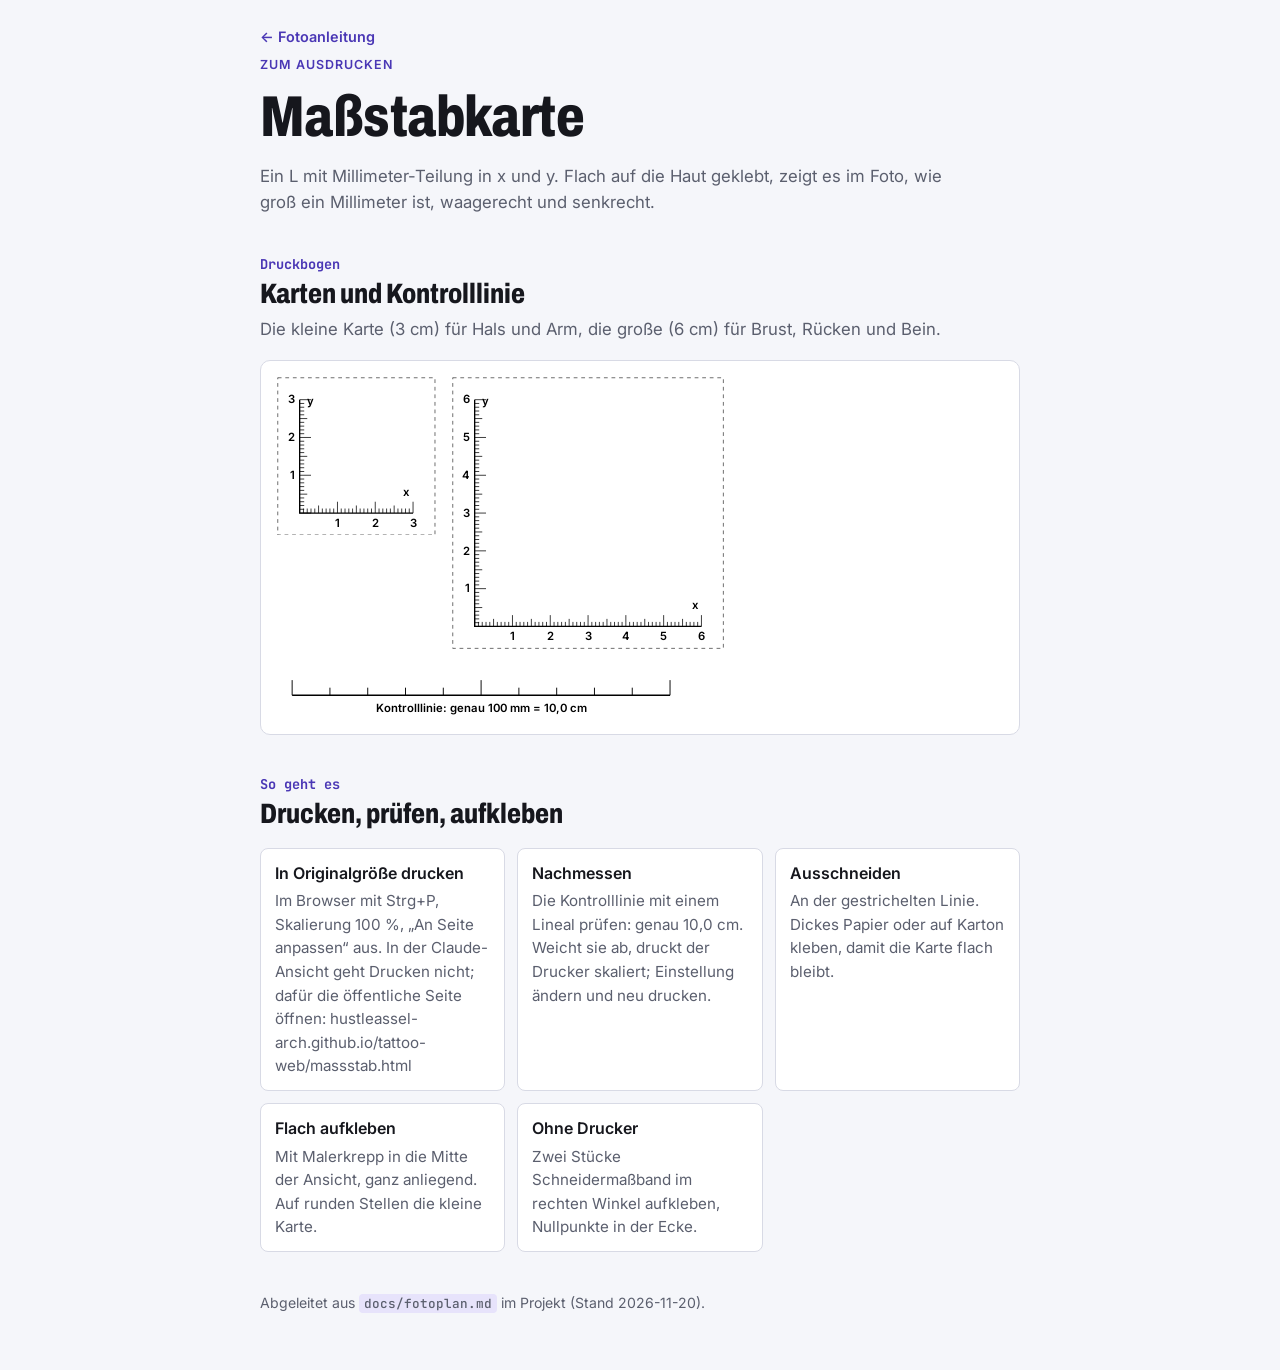
<file: massstab.html>
<!doctype html>
<html lang="de">
<head>
<meta charset="utf-8">
<meta name="viewport" content="width=device-width, initial-scale=1, viewport-fit=cover">
<title>Maßstabkarte · Fotoanleitung</title>
<meta name="claude:viewport-fit-sides" content="cover">
<link rel="stylesheet" href="https://fonts.googleapis.com/css2?family=Archivo:wdth,wght@62..125,600..800&family=Inter:wght@400;500;600&family=JetBrains+Mono:wght@500&display=swap">
<link rel="stylesheet" href="stil.css">
</head>
<body>
<div class="wrap" data-seite="massstab">
<header>
  <a class="back" href="index.html">← Fotoanleitung</a>
  <div class="eyebrow">Zum Ausdrucken</div>
  <h1>Maßstabkarte</h1>
  <p class="lead">Ein L mit Millimeter-Teilung in x und y. Flach auf die Haut geklebt, zeigt es im Foto, wie groß ein Millimeter ist, waagerecht und senkrecht.</p>
</header>

<section class="druckteil" aria-labelledby="karten">
  <div class="sec-head"><span class="tag">Druckbogen</span><h2 id="karten">Karten und Kontrolllinie</h2>
    <p class="lead">Die kleine Karte (3 cm) für Hals und Arm, die große (6 cm) für Brust, Rücken und Bein.</p></div>
  <div class="druck">
    <svg width="42.0mm" height="42.0mm" viewBox="0 0 42.0 42.0" role="img" aria-label="L-Maßstab 30 mm mit Millimeter-Teilung" style="color:var(--karte-ink)"><path d="M6.0 6.0 L6.0 36.0 L36.0 36.0" fill="none" stroke="currentColor" stroke-width="0.35"/><path d="M6.0 36.0 L6.0 33.0 M6.0 36.0 L9.0 36.0 M7.0 36.0 L7.0 34.8 M6.0 35.0 L7.2 35.0 M8.0 36.0 L8.0 34.8 M6.0 34.0 L7.2 34.0 M9.0 36.0 L9.0 34.8 M6.0 33.0 L7.2 33.0 M10.0 36.0 L10.0 34.8 M6.0 32.0 L7.2 32.0 M11.0 36.0 L11.0 34.0 M6.0 31.0 L8.0 31.0 M12.0 36.0 L12.0 34.8 M6.0 30.0 L7.2 30.0 M13.0 36.0 L13.0 34.8 M6.0 29.0 L7.2 29.0 M14.0 36.0 L14.0 34.8 M6.0 28.0 L7.2 28.0 M15.0 36.0 L15.0 34.8 M6.0 27.0 L7.2 27.0 M16.0 36.0 L16.0 33.0 M6.0 26.0 L9.0 26.0 M17.0 36.0 L17.0 34.8 M6.0 25.0 L7.2 25.0 M18.0 36.0 L18.0 34.8 M6.0 24.0 L7.2 24.0 M19.0 36.0 L19.0 34.8 M6.0 23.0 L7.2 23.0 M20.0 36.0 L20.0 34.8 M6.0 22.0 L7.2 22.0 M21.0 36.0 L21.0 34.0 M6.0 21.0 L8.0 21.0 M22.0 36.0 L22.0 34.8 M6.0 20.0 L7.2 20.0 M23.0 36.0 L23.0 34.8 M6.0 19.0 L7.2 19.0 M24.0 36.0 L24.0 34.8 M6.0 18.0 L7.2 18.0 M25.0 36.0 L25.0 34.8 M6.0 17.0 L7.2 17.0 M26.0 36.0 L26.0 33.0 M6.0 16.0 L9.0 16.0 M27.0 36.0 L27.0 34.8 M6.0 15.0 L7.2 15.0 M28.0 36.0 L28.0 34.8 M6.0 14.0 L7.2 14.0 M29.0 36.0 L29.0 34.8 M6.0 13.0 L7.2 13.0 M30.0 36.0 L30.0 34.8 M6.0 12.0 L7.2 12.0 M31.0 36.0 L31.0 34.0 M6.0 11.0 L8.0 11.0 M32.0 36.0 L32.0 34.8 M6.0 10.0 L7.2 10.0 M33.0 36.0 L33.0 34.8 M6.0 9.0 L7.2 9.0 M34.0 36.0 L34.0 34.8 M6.0 8.0 L7.2 8.0 M35.0 36.0 L35.0 34.8 M6.0 7.0 L7.2 7.0 M36.0 36.0 L36.0 33.0 M6.0 6.0 L9.0 6.0" fill="none" stroke="currentColor" stroke-width="0.2"/><text x="16.0" y="39.6" text-anchor="middle" class="kt2">1</text><text x="4.8" y="27.0" text-anchor="end" class="kt2">1</text><text x="26.0" y="39.6" text-anchor="middle" class="kt2">2</text><text x="4.8" y="17.0" text-anchor="end" class="kt2">2</text><text x="36.0" y="39.6" text-anchor="middle" class="kt2">3</text><text x="4.8" y="7.0" text-anchor="end" class="kt2">3</text><text x="8.0" y="7.5" class="kt2">y</text><text x="35.0" y="31.5" text-anchor="end" class="kt2">x</text><rect x="0.2" y="0.2" width="41.6" height="41.6" fill="none" stroke="currentColor" stroke-width="0.15" stroke-dasharray="1 1"/></svg>
    <svg width="72.0mm" height="72.0mm" viewBox="0 0 72.0 72.0" role="img" aria-label="L-Maßstab 60 mm mit Millimeter-Teilung" style="color:var(--karte-ink)"><path d="M6.0 6.0 L6.0 66.0 L66.0 66.0" fill="none" stroke="currentColor" stroke-width="0.35"/><path d="M6.0 66.0 L6.0 63.0 M6.0 66.0 L9.0 66.0 M7.0 66.0 L7.0 64.8 M6.0 65.0 L7.2 65.0 M8.0 66.0 L8.0 64.8 M6.0 64.0 L7.2 64.0 M9.0 66.0 L9.0 64.8 M6.0 63.0 L7.2 63.0 M10.0 66.0 L10.0 64.8 M6.0 62.0 L7.2 62.0 M11.0 66.0 L11.0 64.0 M6.0 61.0 L8.0 61.0 M12.0 66.0 L12.0 64.8 M6.0 60.0 L7.2 60.0 M13.0 66.0 L13.0 64.8 M6.0 59.0 L7.2 59.0 M14.0 66.0 L14.0 64.8 M6.0 58.0 L7.2 58.0 M15.0 66.0 L15.0 64.8 M6.0 57.0 L7.2 57.0 M16.0 66.0 L16.0 63.0 M6.0 56.0 L9.0 56.0 M17.0 66.0 L17.0 64.8 M6.0 55.0 L7.2 55.0 M18.0 66.0 L18.0 64.8 M6.0 54.0 L7.2 54.0 M19.0 66.0 L19.0 64.8 M6.0 53.0 L7.2 53.0 M20.0 66.0 L20.0 64.8 M6.0 52.0 L7.2 52.0 M21.0 66.0 L21.0 64.0 M6.0 51.0 L8.0 51.0 M22.0 66.0 L22.0 64.8 M6.0 50.0 L7.2 50.0 M23.0 66.0 L23.0 64.8 M6.0 49.0 L7.2 49.0 M24.0 66.0 L24.0 64.8 M6.0 48.0 L7.2 48.0 M25.0 66.0 L25.0 64.8 M6.0 47.0 L7.2 47.0 M26.0 66.0 L26.0 63.0 M6.0 46.0 L9.0 46.0 M27.0 66.0 L27.0 64.8 M6.0 45.0 L7.2 45.0 M28.0 66.0 L28.0 64.8 M6.0 44.0 L7.2 44.0 M29.0 66.0 L29.0 64.8 M6.0 43.0 L7.2 43.0 M30.0 66.0 L30.0 64.8 M6.0 42.0 L7.2 42.0 M31.0 66.0 L31.0 64.0 M6.0 41.0 L8.0 41.0 M32.0 66.0 L32.0 64.8 M6.0 40.0 L7.2 40.0 M33.0 66.0 L33.0 64.8 M6.0 39.0 L7.2 39.0 M34.0 66.0 L34.0 64.8 M6.0 38.0 L7.2 38.0 M35.0 66.0 L35.0 64.8 M6.0 37.0 L7.2 37.0 M36.0 66.0 L36.0 63.0 M6.0 36.0 L9.0 36.0 M37.0 66.0 L37.0 64.8 M6.0 35.0 L7.2 35.0 M38.0 66.0 L38.0 64.8 M6.0 34.0 L7.2 34.0 M39.0 66.0 L39.0 64.8 M6.0 33.0 L7.2 33.0 M40.0 66.0 L40.0 64.8 M6.0 32.0 L7.2 32.0 M41.0 66.0 L41.0 64.0 M6.0 31.0 L8.0 31.0 M42.0 66.0 L42.0 64.8 M6.0 30.0 L7.2 30.0 M43.0 66.0 L43.0 64.8 M6.0 29.0 L7.2 29.0 M44.0 66.0 L44.0 64.8 M6.0 28.0 L7.2 28.0 M45.0 66.0 L45.0 64.8 M6.0 27.0 L7.2 27.0 M46.0 66.0 L46.0 63.0 M6.0 26.0 L9.0 26.0 M47.0 66.0 L47.0 64.8 M6.0 25.0 L7.2 25.0 M48.0 66.0 L48.0 64.8 M6.0 24.0 L7.2 24.0 M49.0 66.0 L49.0 64.8 M6.0 23.0 L7.2 23.0 M50.0 66.0 L50.0 64.8 M6.0 22.0 L7.2 22.0 M51.0 66.0 L51.0 64.0 M6.0 21.0 L8.0 21.0 M52.0 66.0 L52.0 64.8 M6.0 20.0 L7.2 20.0 M53.0 66.0 L53.0 64.8 M6.0 19.0 L7.2 19.0 M54.0 66.0 L54.0 64.8 M6.0 18.0 L7.2 18.0 M55.0 66.0 L55.0 64.8 M6.0 17.0 L7.2 17.0 M56.0 66.0 L56.0 63.0 M6.0 16.0 L9.0 16.0 M57.0 66.0 L57.0 64.8 M6.0 15.0 L7.2 15.0 M58.0 66.0 L58.0 64.8 M6.0 14.0 L7.2 14.0 M59.0 66.0 L59.0 64.8 M6.0 13.0 L7.2 13.0 M60.0 66.0 L60.0 64.8 M6.0 12.0 L7.2 12.0 M61.0 66.0 L61.0 64.0 M6.0 11.0 L8.0 11.0 M62.0 66.0 L62.0 64.8 M6.0 10.0 L7.2 10.0 M63.0 66.0 L63.0 64.8 M6.0 9.0 L7.2 9.0 M64.0 66.0 L64.0 64.8 M6.0 8.0 L7.2 8.0 M65.0 66.0 L65.0 64.8 M6.0 7.0 L7.2 7.0 M66.0 66.0 L66.0 63.0 M6.0 6.0 L9.0 6.0" fill="none" stroke="currentColor" stroke-width="0.2"/><text x="16.0" y="69.6" text-anchor="middle" class="kt2">1</text><text x="4.8" y="57.0" text-anchor="end" class="kt2">1</text><text x="26.0" y="69.6" text-anchor="middle" class="kt2">2</text><text x="4.8" y="47.0" text-anchor="end" class="kt2">2</text><text x="36.0" y="69.6" text-anchor="middle" class="kt2">3</text><text x="4.8" y="37.0" text-anchor="end" class="kt2">3</text><text x="46.0" y="69.6" text-anchor="middle" class="kt2">4</text><text x="4.8" y="27.0" text-anchor="end" class="kt2">4</text><text x="56.0" y="69.6" text-anchor="middle" class="kt2">5</text><text x="4.8" y="17.0" text-anchor="end" class="kt2">5</text><text x="66.0" y="69.6" text-anchor="middle" class="kt2">6</text><text x="4.8" y="7.0" text-anchor="end" class="kt2">6</text><text x="8.0" y="7.5" class="kt2">y</text><text x="65.0" y="61.5" text-anchor="end" class="kt2">x</text><rect x="0.2" y="0.2" width="71.6" height="71.6" fill="none" stroke="currentColor" stroke-width="0.15" stroke-dasharray="1 1"/></svg>
    <svg width="108mm" height="14mm" viewBox="0 0 108 14" role="img" aria-label="Kontrolllinie 100 mm" style="color:var(--karte-ink)"><path d="M4 8 L104 8" fill="none" stroke="currentColor" stroke-width="0.35"/><path d="M4 8 L4 4 M14 8 L14 6 M24 8 L24 6 M34 8 L34 6 M44 8 L44 6 M54 8 L54 4 M64 8 L64 6 M74 8 L74 6 M84 8 L84 6 M94 8 L94 6 M104 8 L104 4" fill="none" stroke="currentColor" stroke-width="0.25"/><text x="54" y="12.5" text-anchor="middle" class="kt2">Kontrolllinie: genau 100 mm = 10,0 cm</text></svg>
  </div>
</section>

<section aria-labelledby="so">
  <div class="sec-head"><span class="tag">So geht es</span><h2 id="so">Drucken, prüfen, aufkleben</h2></div>
  <div class="rules">
    <div class="rule"><b>In Originalgröße drucken</b><span>Im Browser mit Strg+P, Skalierung 100 %, „An Seite anpassen“ aus. In der Claude-Ansicht geht Drucken nicht; dafür die öffentliche Seite öffnen: hustleassel-arch.github.io/tattoo-web/massstab.html</span></div>
    <div class="rule"><b>Nachmessen</b><span>Die Kontrolllinie mit einem Lineal prüfen: genau 10,0 cm. Weicht sie ab, druckt der Drucker skaliert; Einstellung ändern und neu drucken.</span></div>
    <div class="rule"><b>Ausschneiden</b><span>An der gestrichelten Linie. Dickes Papier oder auf Karton kleben, damit die Karte flach bleibt.</span></div>
    <div class="rule"><b>Flach aufkleben</b><span>Mit Malerkrepp in die Mitte der Ansicht, ganz anliegend. Auf runden Stellen die kleine Karte.</span></div>
    <div class="rule"><b>Ohne Drucker</b><span>Zwei Stücke Schneidermaßband im rechten Winkel aufkleben, Nullpunkte in der Ecke.</span></div>
  </div>
</section>

<footer>
  <p>Abgeleitet aus <code>docs/fotoplan.md</code> im Projekt (Stand 2026-11-20).</p>
</footer>
</div>
</body>
</html>
</file>
<file: stil.css>
/* Fotoanleitung: eine Spalte wie ein Arbeitsblatt fürs Handy, Skizzen in Schablonen-Violett (Farbe von Thermo-Stencils).
   Gemeinsam für Hauptseite und Stellen-Seiten. */
:root {
  --paper: #f5f6fa;
  --card: #ffffff;
  --ink: #16171d;
  --muted: #5b5f6e;
  --line: #d8dae5;
  --stencil: #4a37b5;
  --stencil-soft: #e7e3fb;
  --warn: #b3262f;
  --karte-bg: #ffffff;
  --karte-ink: #000000;
  --display: "Archivo", "Arial Narrow", "Helvetica Neue", Arial, sans-serif;
  --body: "Inter", "Segoe UI", system-ui, sans-serif;
  --mono: "JetBrains Mono", "Cascadia Mono", Consolas, monospace;
}
@media (prefers-color-scheme: dark) {
  :root:not([data-theme="light"]) {
    --paper: #111218; --card: #191a22; --ink: #eceef5; --muted: #a2a6b6; --line: #2c2e3b;
    --stencil: #a99cff; --stencil-soft: #262049; --warn: #ff6d74; color-scheme: dark;
  }
}
:root[data-theme="dark"] {
  --paper: #111218; --card: #191a22; --ink: #eceef5; --muted: #a2a6b6; --line: #2c2e3b;
  --stencil: #a99cff; --stencil-soft: #262049; --warn: #ff6d74; color-scheme: dark;
}
body { background: var(--paper); color: var(--ink); font: 400 16px/1.55 var(--body); margin: 0; }
.wrap { max-width: 760px; margin: 0 auto; padding-block: 28px 56px;
  padding-left: max(16px, env(safe-area-inset-left, 0px)); padding-right: max(16px, env(safe-area-inset-right, 0px));
  display: grid; gap: 40px; }
h1, h2, h3 { font-family: var(--display); font-stretch: 78%; text-wrap: balance; margin: 0; line-height: 1.1; }
h1 { font-size: clamp(2.4rem, 9vw, 3.6rem); font-weight: 800; letter-spacing: -0.01em; }
h2 { font-size: 1.75rem; font-weight: 800; }
h3 { font-size: 1.15rem; font-weight: 700; font-stretch: 90%; }
p { margin: 0; max-width: 65ch; }
a { color: var(--stencil); }
a:focus-visible { outline: 3px solid var(--stencil); outline-offset: 2px; border-radius: 4px; }
.eyebrow { font: 600 0.78rem/1 var(--body); letter-spacing: 0.08em; text-transform: uppercase; color: var(--stencil); }
.lead { color: var(--muted); font-size: 1.05rem; }
header { display: grid; gap: 14px; }
.back { font: 600 0.9rem var(--body); text-decoration: none; justify-self: start; }
.back:hover { text-decoration: underline; }
.minimum { display: flex; flex-wrap: wrap; gap: 12px 20px; align-items: center; justify-content: space-between;
  border: 2px dashed var(--stencil); border-radius: 10px; padding: 14px 16px; background: var(--card); }
.minimum p { min-width: 0; flex: 1 1 260px; }
.progress { font: 600 0.95rem var(--mono); color: var(--stencil); white-space: nowrap; font-variant-numeric: tabular-nums; }
section { display: grid; gap: 18px; }
.sec-head { display: grid; gap: 6px; }
.sec-head .tag { font: 700 0.85rem var(--mono); color: var(--stencil); }
.rules { display: grid; grid-template-columns: repeat(auto-fit, minmax(220px, 1fr)); gap: 12px; }
.rule { background: var(--card); border: 1px solid var(--line); border-radius: 8px; padding: 12px 14px; display: grid; gap: 4px; min-width: 0; align-content: start; }
.rule b { font-weight: 600; }
.rule span { color: var(--muted); font-size: 0.95rem; }
figure { margin: 0; display: grid; gap: 8px; min-width: 0; }
figcaption { color: var(--muted); font-size: 0.92rem; }
.sk { width: 100%; height: auto; display: block; max-width: 100%; }
.sheet { background: var(--card); border: 1px solid var(--line); border-radius: 10px; padding: 12px; }
.sk .l { fill: none; stroke: var(--stencil); stroke-width: 2; stroke-linecap: round; stroke-linejoin: round; }
.sk .f { fill: var(--stencil-soft); stroke: var(--stencil); stroke-width: 2; stroke-linejoin: round; }
.sk .solid { fill: var(--stencil); }
.sk .d { stroke-dasharray: 5 6; }
.sk .wall { fill: var(--line); }
.sk .paper { fill: var(--card); stroke: var(--stencil); stroke-width: 1.5; }
.sk .bart { fill: var(--line); stroke: var(--muted); stroke-width: 1.5; stroke-dasharray: 3 4; }
.sk .limb-o { fill: none; stroke: var(--stencil); stroke-width: 13; stroke-linecap: round; }
.sk .limb-i { fill: none; stroke: var(--stencil-soft); stroke-width: 9; stroke-linecap: round; }
.sk .x { stroke: var(--warn); stroke-width: 5; stroke-linecap: round; }
.sk .m { fill: none; stroke: var(--ink); stroke-width: 2.5; stroke-linecap: round; }
.sk .m.d { stroke-dasharray: 4 5; }
.sk .warnl { fill: none; stroke: var(--warn); stroke-width: 2; stroke-dasharray: 4 5; }
.sk text { font-family: var(--body); }
.sk .t { fill: var(--muted); font-size: 13px; font-weight: 500; }
.sk .tl { fill: var(--ink); font-size: 14px; font-weight: 600; }
.sk .tm { fill: var(--stencil); font: 500 11px var(--mono); }
.sk .tw { fill: var(--warn); font-size: 12px; font-weight: 600; }
.sk .kc { fill: var(--ink); }
.sk .kt { fill: var(--paper); font: 700 11px var(--mono); }
.nots { display: grid; grid-template-columns: repeat(3, minmax(0, 1fr)); gap: 12px; }
.nots figure { background: var(--card); border: 1px solid var(--line); border-radius: 8px; padding: 10px; }
.nots figcaption { font-size: 0.85rem; }
.views { display: grid; grid-template-columns: repeat(auto-fit, minmax(150px, 1fr)); gap: 12px; }
.view { background: var(--card); border: 1px solid var(--line); border-radius: 8px; padding: 10px; display: grid; gap: 8px; align-content: start; min-width: 0; }
.view svg { max-width: 130px; margin: 0 auto; }
.check { display: flex; gap: 10px; align-items: flex-start; cursor: pointer; min-width: 0; }
.check input { width: 22px; height: 22px; margin: 1px 0 0; accent-color: var(--stencil); flex: none; }
.check input:focus-visible { outline: 3px solid var(--stencil); outline-offset: 2px; }
.check .txt { display: grid; gap: 2px; min-width: 0; }
.file { font: 500 0.88rem var(--mono); color: var(--ink); overflow-wrap: anywhere; }
.desc { color: var(--muted); font-size: 0.9rem; }
.badge { display: inline-block; font: 600 0.68rem/1 var(--body); letter-spacing: 0.06em; text-transform: uppercase;
  color: var(--stencil); border: 1px solid var(--stencil); border-radius: 999px; padding: 3px 7px; vertical-align: 2px; margin-left: 6px; }
.checklist { display: grid; gap: 12px; background: var(--card); border: 1px solid var(--line); border-radius: 10px; padding: 14px 16px; }
.two { display: grid; grid-template-columns: repeat(auto-fit, minmax(280px, 1fr)); gap: 16px; }
.note { border-left: 3px solid var(--stencil); padding: 4px 0 4px 14px; color: var(--muted); }
code { font: 500 0.9em var(--mono); background: var(--stencil-soft); padding: 1px 5px; border-radius: 4px; overflow-wrap: anywhere; }
button { font: 600 0.9rem var(--body); color: var(--stencil); background: transparent; border: 1.5px solid var(--stencil);
  border-radius: 8px; padding: 8px 14px; cursor: pointer; justify-self: start; }
button:focus-visible { outline: 3px solid var(--stencil); outline-offset: 2px; }
footer { color: var(--muted); font-size: 0.88rem; display: grid; gap: 10px; }

/* Zwei Arten von Messungen */
.grund { display: grid; grid-template-columns: repeat(auto-fit, minmax(280px, 1fr)); gap: 16px; }
.grund figure { background: var(--card); border: 1px solid var(--line); border-radius: 10px; padding: 14px; gap: 10px; }
.grund h3 { display: flex; gap: 10px; align-items: baseline; }
.grund .nr { font: 700 0.85rem var(--mono); color: var(--stencil); }

/* Inhaltsverzeichnis der Stellen */
.parts { display: grid; grid-template-columns: repeat(auto-fit, minmax(210px, 1fr)); gap: 12px; }
.part { display: grid; gap: 6px; align-content: start; min-width: 0; background: var(--card); border: 1px solid var(--line);
  border-radius: 10px; padding: 14px 16px; text-decoration: none; color: var(--ink); }
a.part { border: 1.5px solid var(--stencil); }
a.part:hover { background: var(--stencil-soft); }
a.part h3::after { content: " →"; color: var(--stencil); }
.part .desc { font-size: 0.88rem; }
.part .status { font: 600 0.72rem/1 var(--body); letter-spacing: 0.06em; text-transform: uppercase; color: var(--muted); }
a.part .status { color: var(--stencil); }

/* Handmaße mit Kennbuchstaben */
.masse { display: grid; gap: 12px; }
.mass { align-items: center; }
.k { flex: none; width: 26px; height: 26px; border-radius: 50%; background: var(--ink); color: var(--paper);
  font: 700 0.85rem/26px var(--mono); text-align: center; }
.fehler { display: grid; gap: 10px; margin: 0; padding: 0; list-style: none; }
.fehler li { display: grid; grid-template-columns: auto 1fr; gap: 10px; align-items: baseline; }
.fehler li::before { content: "✕"; color: var(--warn); font-weight: 700; }

/* Maßstabkarte zum Ausdrucken: immer schwarz auf weiß */
.druck { display: flex; flex-wrap: wrap; gap: 16px; align-items: flex-start; background: var(--karte-bg); color: var(--karte-ink);
  border: 1px solid var(--line); border-radius: 10px; padding: 16px; overflow-x: auto; }
.druck svg { flex: none; }
.druck .kt2 { font: 600 3px var(--body); fill: var(--karte-ink); }
@media (max-width: 420px) { .nots { grid-template-columns: 1fr; } .nots figure { display: grid; grid-template-columns: 96px 1fr; align-items: center; } }
@media print {
  @page { size: A4; margin: 12mm; }
  body { background: #fff; }
  .wrap > *:not(.druckteil) { display: none !important; }
  .druckteil > *:not(.druck) { display: none !important; }
  .druck { border: none; padding: 0; }
}
@media (prefers-reduced-motion: reduce) { * { transition: none !important; } }
</file>
